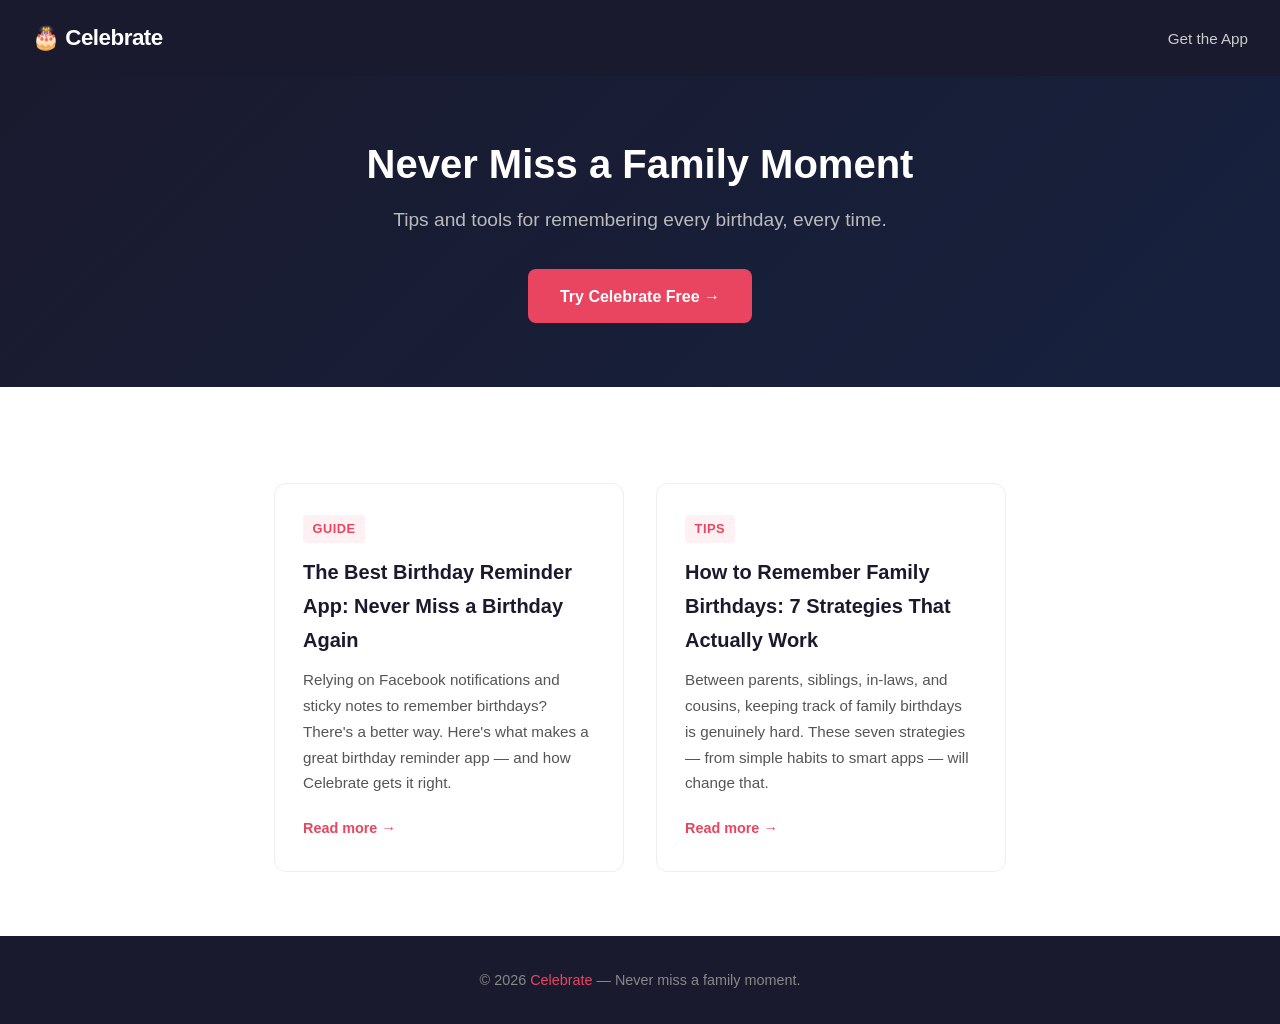
<file: index.html>
<!DOCTYPE html>
<html lang="en">
<head>
  <meta charset="UTF-8" />
  <meta name="viewport" content="width=device-width, initial-scale=1.0" />
  <title>Celebrate Blog — Birthday Reminders & Family Events</title>
  <meta name="description" content="Tips, tools, and strategies for never missing a family birthday again. From the team at Celebrate." />
  <link rel="stylesheet" href="styles.css" />
</head>
<body>

<header>
  <div class="logo"><span>🎂</span> Celebrate</div>
  <nav>
    <a href="https://celebrate.agilishai.com">Get the App</a>
  </nav>
</header>

<section class="hero">
  <h1>Never Miss a Family Moment</h1>
  <p>Tips and tools for remembering every birthday, every time.</p>
  <a href="https://celebrate.agilishai.com" class="btn">Try Celebrate Free →</a>
</section>

<main>
  <div class="container">
    <div class="post-grid">

      <div class="post-card">
        <span class="tag">Guide</span>
        <h2><a href="birthday-reminder-app.html">The Best Birthday Reminder App: Never Miss a Birthday Again</a></h2>
        <p>Relying on Facebook notifications and sticky notes to remember birthdays? There's a better way. Here's what makes a great birthday reminder app — and how Celebrate gets it right.</p>
        <a class="read-more" href="birthday-reminder-app.html">Read more →</a>
      </div>

      <div class="post-card">
        <span class="tag">Tips</span>
        <h2><a href="how-to-remember-family-birthdays.html">How to Remember Family Birthdays: 7 Strategies That Actually Work</a></h2>
        <p>Between parents, siblings, in-laws, and cousins, keeping track of family birthdays is genuinely hard. These seven strategies — from simple habits to smart apps — will change that.</p>
        <a class="read-more" href="how-to-remember-family-birthdays.html">Read more →</a>
      </div>

    </div>
  </div>
</main>

<footer>
  <p>&copy; 2026 <a href="https://celebrate.agilishai.com">Celebrate</a> — Never miss a family moment.</p>
</footer>

</body>
</html>
</file>
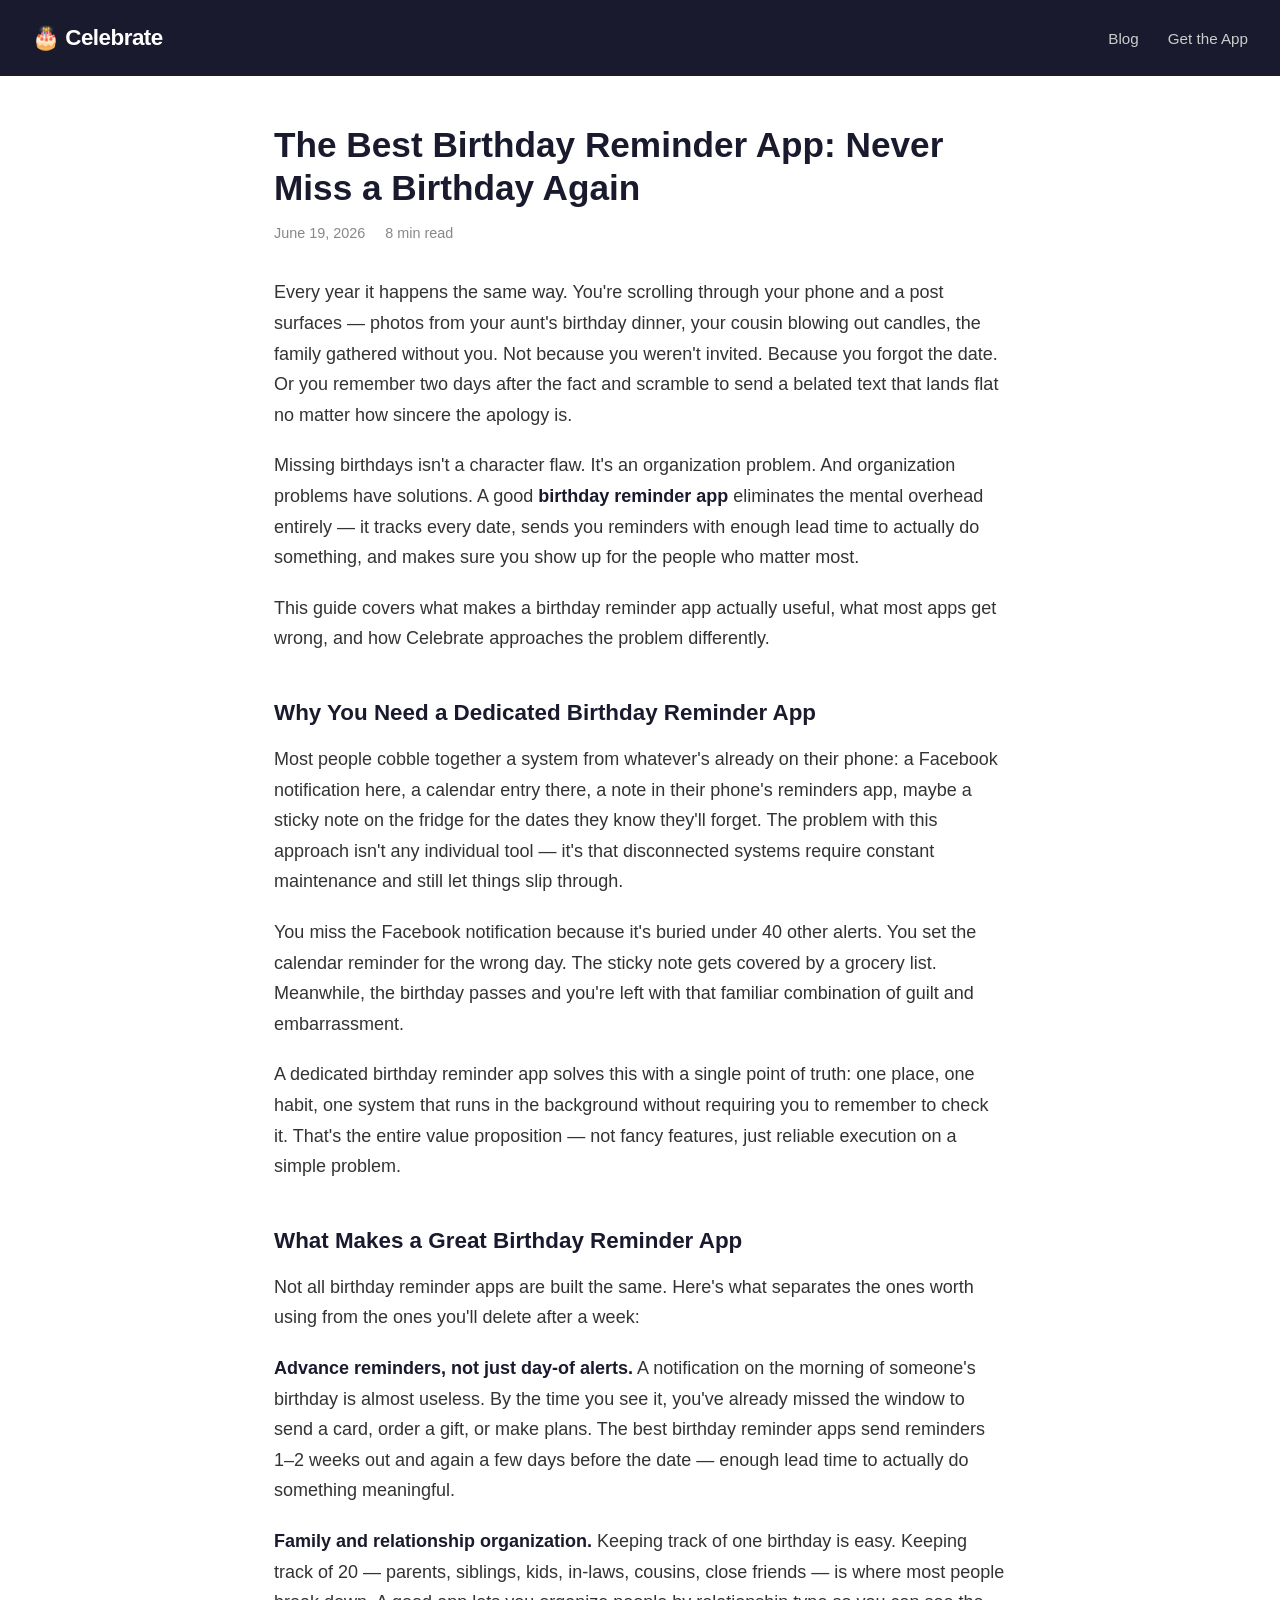
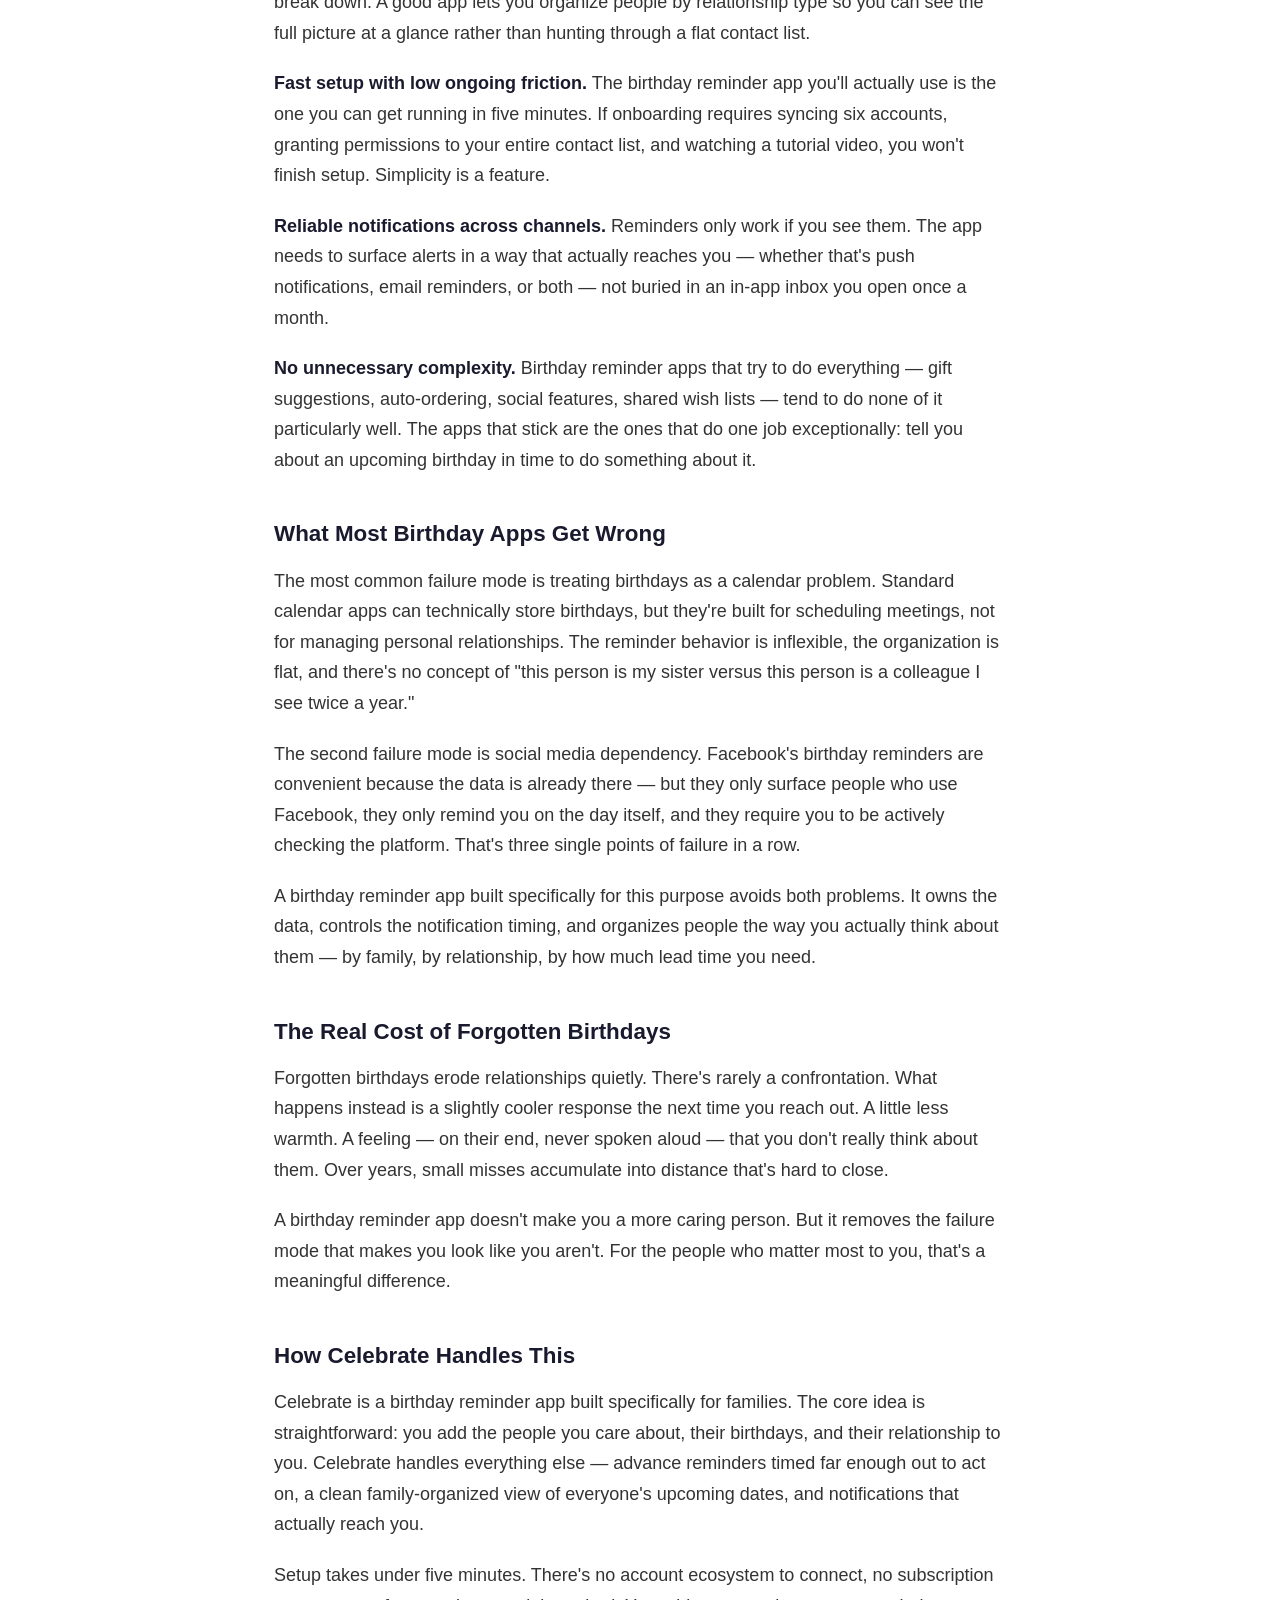
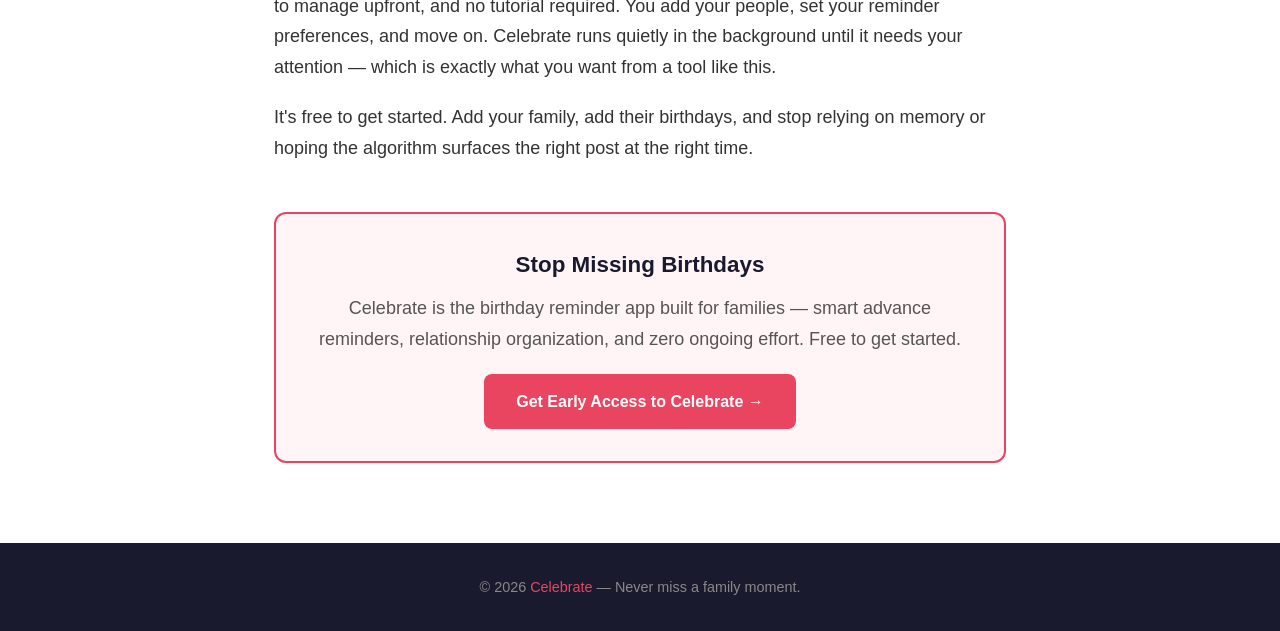
<file: birthday-reminder-app.html>
<!DOCTYPE html>
<html lang="en">
<head>
  <meta charset="UTF-8" />
  <meta name="viewport" content="width=device-width, initial-scale=1.0" />
  <title>The Best Birthday Reminder App: Never Miss a Birthday Again | Celebrate</title>
  <meta name="description" content="Looking for the best birthday reminder app? Discover how Celebrate helps you track every family birthday with smart advance reminders, relationship organization, and zero ongoing effort." />
  <link rel="canonical" href="https://agilish-organization.github.io/celebrate-blog/birthday-reminder-app.html" />
  <link rel="stylesheet" href="styles.css" />

  <!-- Open Graph -->
  <meta property="og:title" content="The Best Birthday Reminder App: Never Miss a Birthday Again" />
  <meta property="og:description" content="Stop forgetting birthdays. The right birthday reminder app handles the tracking, the reminders, and the timing — so you can focus on showing up for the people you love." />
  <meta property="og:type" content="article" />
  <meta property="og:url" content="https://agilish-organization.github.io/celebrate-blog/birthday-reminder-app.html" />

  <!-- Schema.org Article -->
  <script type="application/ld+json">
  {
    "@context": "https://schema.org",
    "@type": "Article",
    "headline": "The Best Birthday Reminder App: Never Miss a Birthday Again",
    "description": "A guide to choosing the right birthday reminder app for families — what features matter, what to avoid, and how Celebrate handles it.",
    "datePublished": "2026-06-19",
    "publisher": {
      "@type": "Organization",
      "name": "Celebrate",
      "url": "https://celebrate.agilishai.com"
    }
  }
  </script>
</head>
<body>

<header>
  <div class="logo"><span>🎂</span> Celebrate</div>
  <nav>
    <a href="index.html">Blog</a>
    <a href="https://celebrate.agilishai.com">Get the App</a>
  </nav>
</header>

<main>
  <div class="container">
    <article>

      <h1>The Best Birthday Reminder App: Never Miss a Birthday Again</h1>
      <p class="post-meta">
        <span>June 19, 2026</span>
        <span>8 min read</span>
      </p>

      <p>Every year it happens the same way. You're scrolling through your phone and a post surfaces — photos from your aunt's birthday dinner, your cousin blowing out candles, the family gathered without you. Not because you weren't invited. Because you forgot the date. Or you remember two days after the fact and scramble to send a belated text that lands flat no matter how sincere the apology is.</p>

      <p>Missing birthdays isn't a character flaw. It's an organization problem. And organization problems have solutions. A good <strong>birthday reminder app</strong> eliminates the mental overhead entirely — it tracks every date, sends you reminders with enough lead time to actually do something, and makes sure you show up for the people who matter most.</p>

      <p>This guide covers what makes a birthday reminder app actually useful, what most apps get wrong, and how Celebrate approaches the problem differently.</p>

      <h2>Why You Need a Dedicated Birthday Reminder App</h2>

      <p>Most people cobble together a system from whatever's already on their phone: a Facebook notification here, a calendar entry there, a note in their phone's reminders app, maybe a sticky note on the fridge for the dates they know they'll forget. The problem with this approach isn't any individual tool — it's that disconnected systems require constant maintenance and still let things slip through.</p>

      <p>You miss the Facebook notification because it's buried under 40 other alerts. You set the calendar reminder for the wrong day. The sticky note gets covered by a grocery list. Meanwhile, the birthday passes and you're left with that familiar combination of guilt and embarrassment.</p>

      <p>A dedicated birthday reminder app solves this with a single point of truth: one place, one habit, one system that runs in the background without requiring you to remember to check it. That's the entire value proposition — not fancy features, just reliable execution on a simple problem.</p>

      <h2>What Makes a Great Birthday Reminder App</h2>

      <p>Not all birthday reminder apps are built the same. Here's what separates the ones worth using from the ones you'll delete after a week:</p>

      <p><strong>Advance reminders, not just day-of alerts.</strong> A notification on the morning of someone's birthday is almost useless. By the time you see it, you've already missed the window to send a card, order a gift, or make plans. The best birthday reminder apps send reminders 1–2 weeks out and again a few days before the date — enough lead time to actually do something meaningful.</p>

      <p><strong>Family and relationship organization.</strong> Keeping track of one birthday is easy. Keeping track of 20 — parents, siblings, kids, in-laws, cousins, close friends — is where most people break down. A good app lets you organize people by relationship type so you can see the full picture at a glance rather than hunting through a flat contact list.</p>

      <p><strong>Fast setup with low ongoing friction.</strong> The birthday reminder app you'll actually use is the one you can get running in five minutes. If onboarding requires syncing six accounts, granting permissions to your entire contact list, and watching a tutorial video, you won't finish setup. Simplicity is a feature.</p>

      <p><strong>Reliable notifications across channels.</strong> Reminders only work if you see them. The app needs to surface alerts in a way that actually reaches you — whether that's push notifications, email reminders, or both — not buried in an in-app inbox you open once a month.</p>

      <p><strong>No unnecessary complexity.</strong> Birthday reminder apps that try to do everything — gift suggestions, auto-ordering, social features, shared wish lists — tend to do none of it particularly well. The apps that stick are the ones that do one job exceptionally: tell you about an upcoming birthday in time to do something about it.</p>

      <h2>What Most Birthday Apps Get Wrong</h2>

      <p>The most common failure mode is treating birthdays as a calendar problem. Standard calendar apps can technically store birthdays, but they're built for scheduling meetings, not for managing personal relationships. The reminder behavior is inflexible, the organization is flat, and there's no concept of "this person is my sister versus this person is a colleague I see twice a year."</p>

      <p>The second failure mode is social media dependency. Facebook's birthday reminders are convenient because the data is already there — but they only surface people who use Facebook, they only remind you on the day itself, and they require you to be actively checking the platform. That's three single points of failure in a row.</p>

      <p>A birthday reminder app built specifically for this purpose avoids both problems. It owns the data, controls the notification timing, and organizes people the way you actually think about them — by family, by relationship, by how much lead time you need.</p>

      <h2>The Real Cost of Forgotten Birthdays</h2>

      <p>Forgotten birthdays erode relationships quietly. There's rarely a confrontation. What happens instead is a slightly cooler response the next time you reach out. A little less warmth. A feeling — on their end, never spoken aloud — that you don't really think about them. Over years, small misses accumulate into distance that's hard to close.</p>

      <p>A birthday reminder app doesn't make you a more caring person. But it removes the failure mode that makes you look like you aren't. For the people who matter most to you, that's a meaningful difference.</p>

      <h2>How Celebrate Handles This</h2>

      <p>Celebrate is a birthday reminder app built specifically for families. The core idea is straightforward: you add the people you care about, their birthdays, and their relationship to you. Celebrate handles everything else — advance reminders timed far enough out to act on, a clean family-organized view of everyone's upcoming dates, and notifications that actually reach you.</p>

      <p>Setup takes under five minutes. There's no account ecosystem to connect, no subscription to manage upfront, and no tutorial required. You add your people, set your reminder preferences, and move on. Celebrate runs quietly in the background until it needs your attention — which is exactly what you want from a tool like this.</p>

      <p>It's free to get started. Add your family, add their birthdays, and stop relying on memory or hoping the algorithm surfaces the right post at the right time.</p>

      <div class="cta-box">
        <h3>Stop Missing Birthdays</h3>
        <p>Celebrate is the birthday reminder app built for families — smart advance reminders, relationship organization, and zero ongoing effort. Free to get started.</p>
        <a href="https://celebrate.agilishai.com" class="btn">Get Early Access to Celebrate →</a>
      </div>

    </article>
  </div>
</main>

<footer>
  <p>&copy; 2026 <a href="https://celebrate.agilishai.com">Celebrate</a> — Never miss a family moment.</p>
</footer>

</body>
</html>
</file>
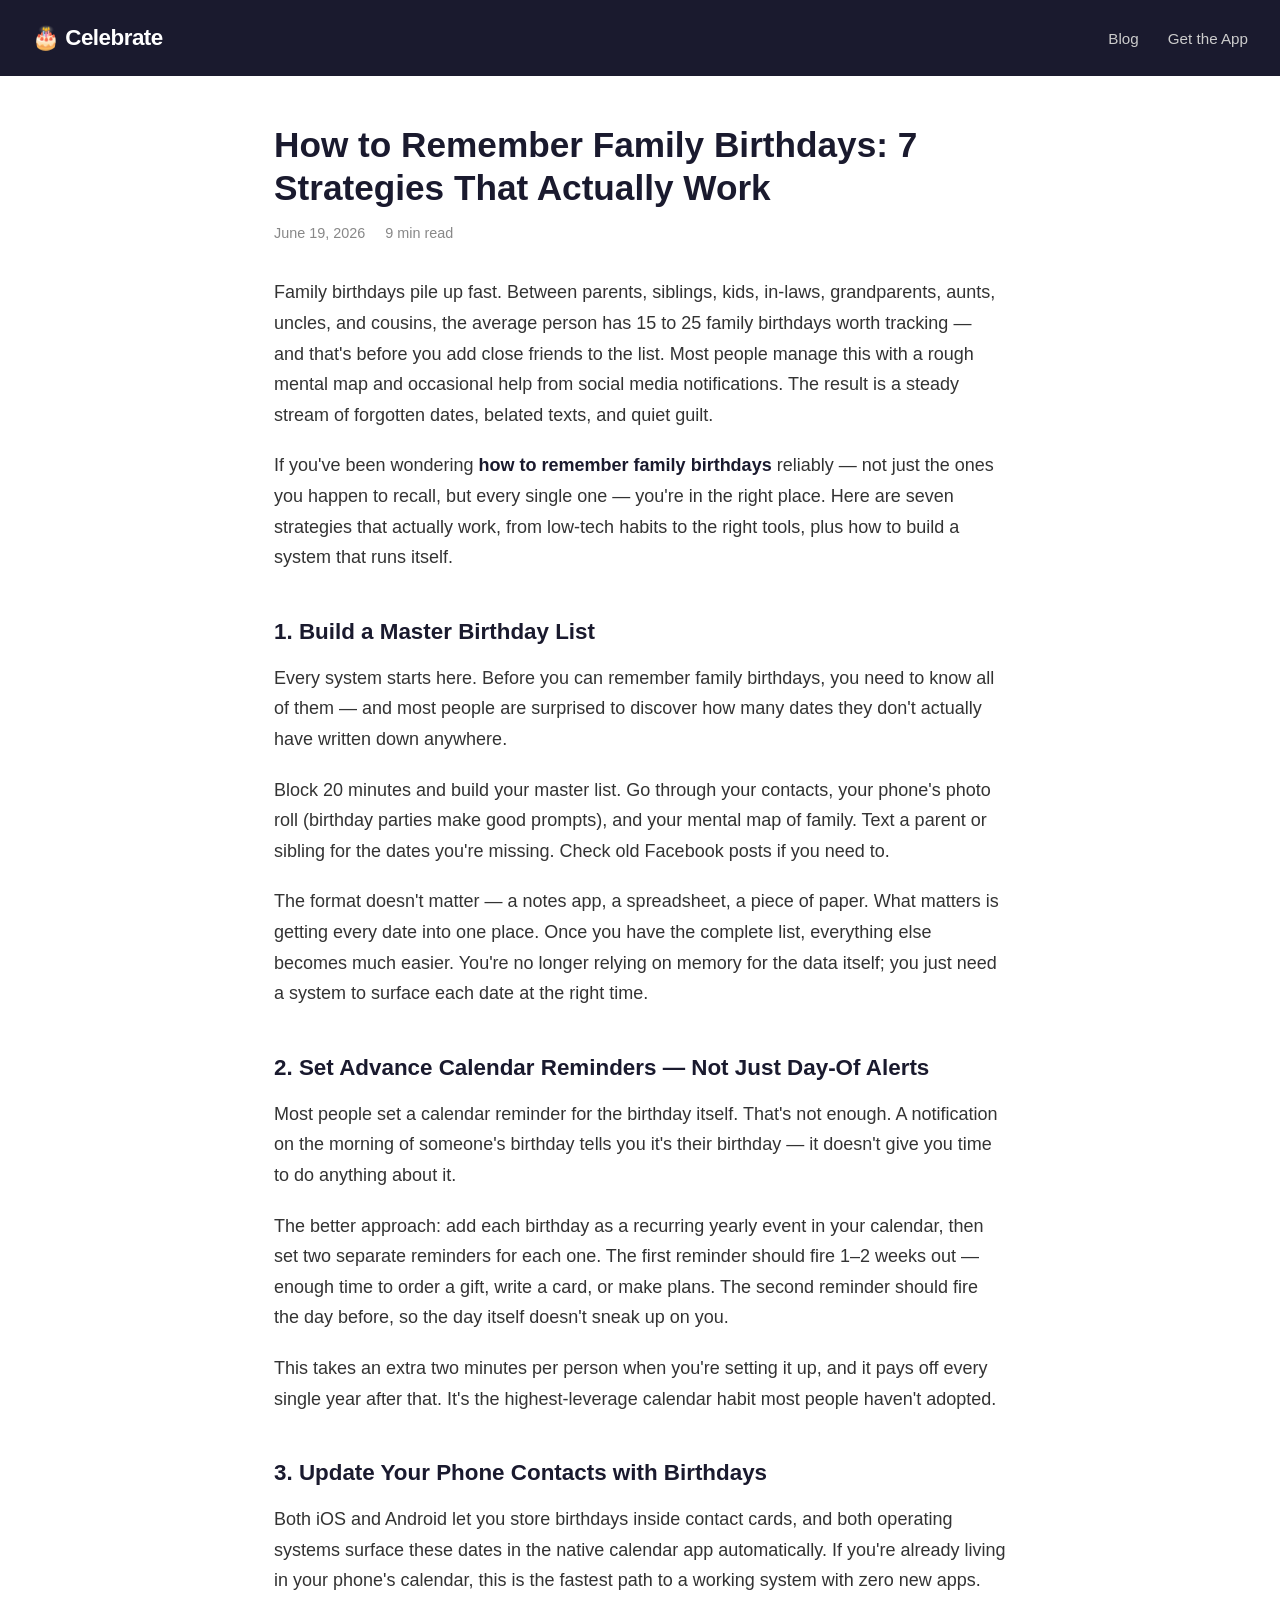
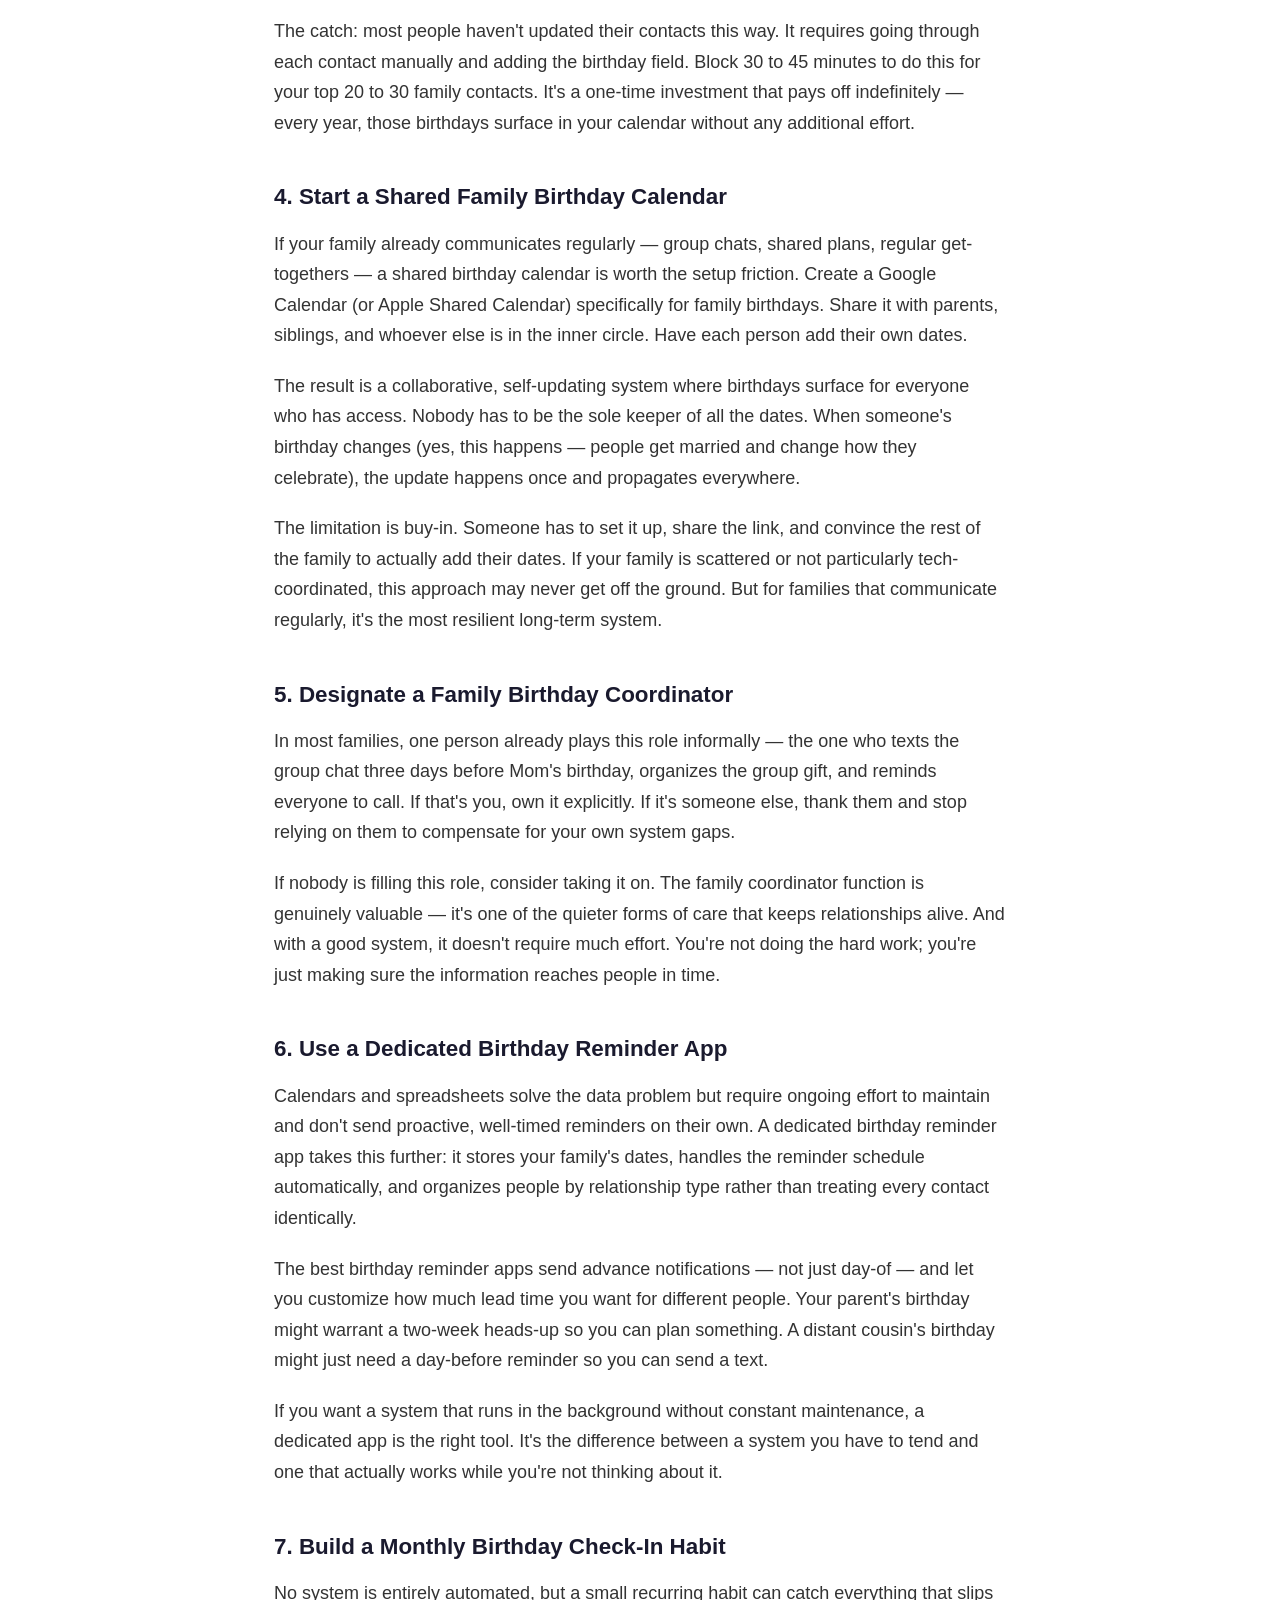
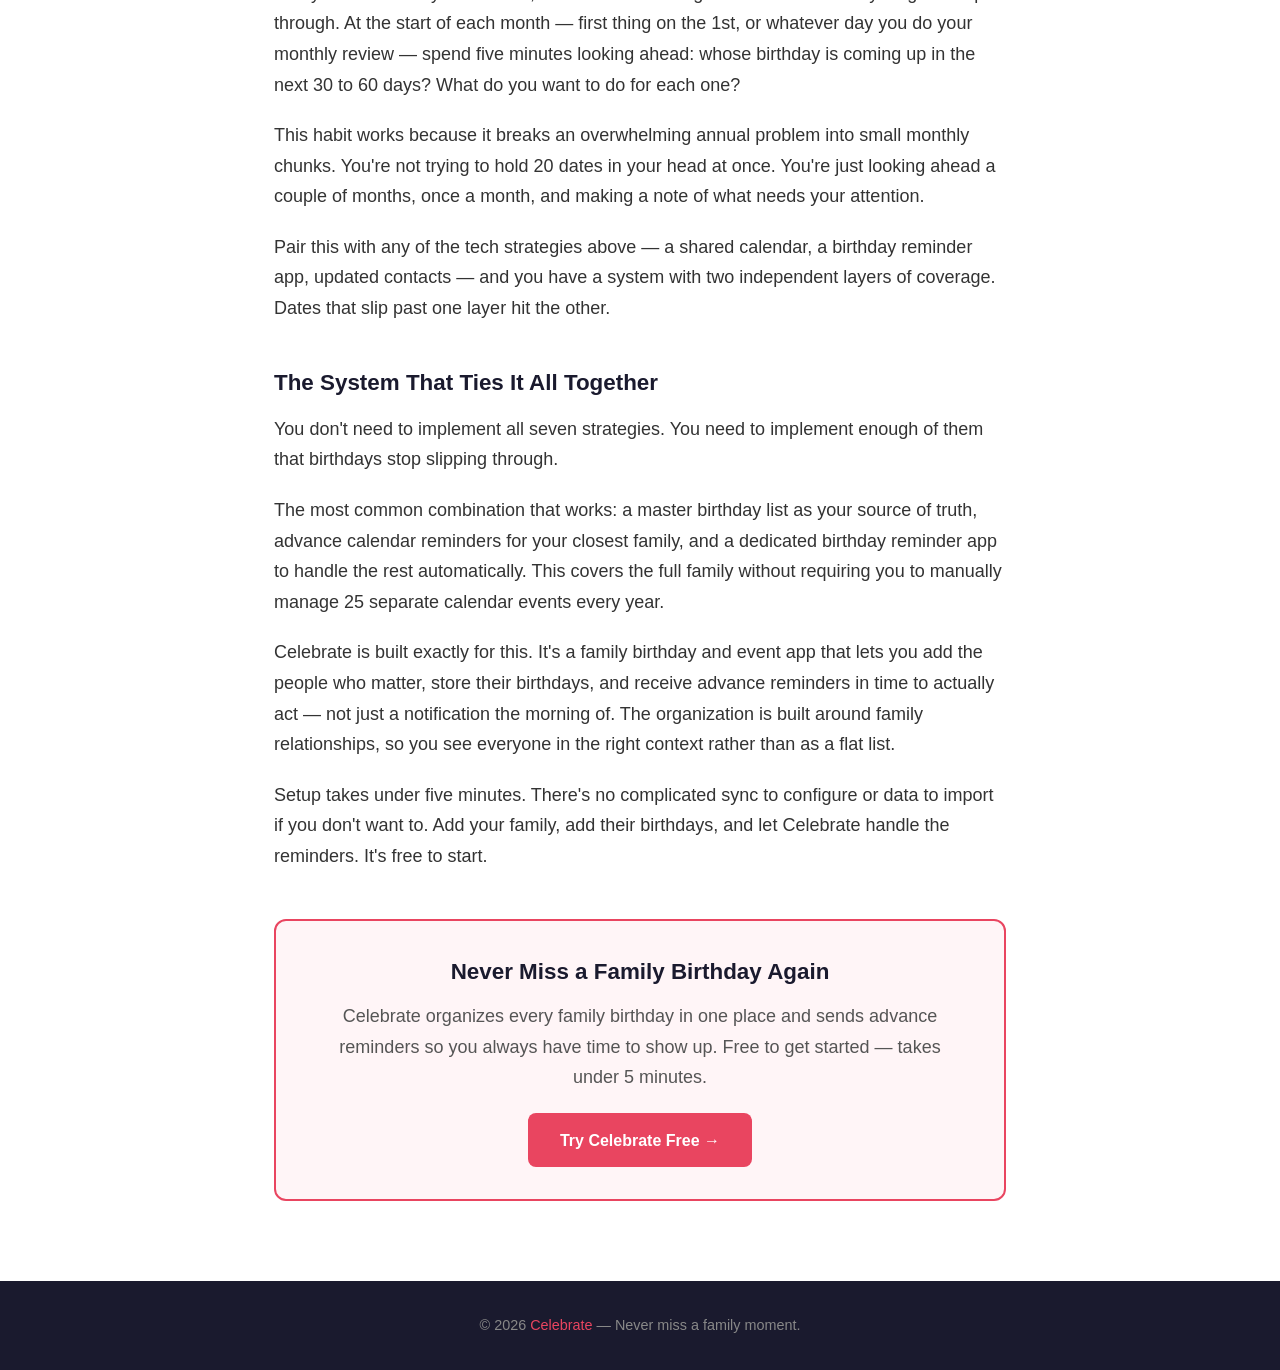
<file: how-to-remember-family-birthdays.html>
<!DOCTYPE html>
<html lang="en">
<head>
  <meta charset="UTF-8" />
  <meta name="viewport" content="width=device-width, initial-scale=1.0" />
  <title>How to Remember Family Birthdays: 7 Strategies That Actually Work | Celebrate</title>
  <meta name="description" content="Struggling with how to remember family birthdays? These 7 proven strategies — from simple habits to the right app — make sure you never miss an important date again." />
  <link rel="canonical" href="https://agilish-organization.github.io/celebrate-blog/how-to-remember-family-birthdays.html" />
  <link rel="stylesheet" href="styles.css" />

  <!-- Open Graph -->
  <meta property="og:title" content="How to Remember Family Birthdays: 7 Strategies That Actually Work" />
  <meta property="og:description" content="Between parents, siblings, in-laws, and cousins, family birthdays add up fast. Here are 7 strategies that actually work — plus the app that ties them all together." />
  <meta property="og:type" content="article" />
  <meta property="og:url" content="https://agilish-organization.github.io/celebrate-blog/how-to-remember-family-birthdays.html" />

  <!-- Schema.org Article -->
  <script type="application/ld+json">
  {
    "@context": "https://schema.org",
    "@type": "Article",
    "headline": "How to Remember Family Birthdays: 7 Strategies That Actually Work",
    "description": "Seven practical strategies for remembering every family birthday — from building a master list to using a dedicated birthday reminder app.",
    "datePublished": "2026-06-19",
    "publisher": {
      "@type": "Organization",
      "name": "Celebrate",
      "url": "https://celebrate.agilishai.com"
    }
  }
  </script>
</head>
<body>

<header>
  <div class="logo"><span>🎂</span> Celebrate</div>
  <nav>
    <a href="index.html">Blog</a>
    <a href="https://celebrate.agilishai.com">Get the App</a>
  </nav>
</header>

<main>
  <div class="container">
    <article>

      <h1>How to Remember Family Birthdays: 7 Strategies That Actually Work</h1>
      <p class="post-meta">
        <span>June 19, 2026</span>
        <span>9 min read</span>
      </p>

      <p>Family birthdays pile up fast. Between parents, siblings, kids, in-laws, grandparents, aunts, uncles, and cousins, the average person has 15 to 25 family birthdays worth tracking — and that's before you add close friends to the list. Most people manage this with a rough mental map and occasional help from social media notifications. The result is a steady stream of forgotten dates, belated texts, and quiet guilt.</p>

      <p>If you've been wondering <strong>how to remember family birthdays</strong> reliably — not just the ones you happen to recall, but every single one — you're in the right place. Here are seven strategies that actually work, from low-tech habits to the right tools, plus how to build a system that runs itself.</p>

      <h2>1. Build a Master Birthday List</h2>

      <p>Every system starts here. Before you can remember family birthdays, you need to know all of them — and most people are surprised to discover how many dates they don't actually have written down anywhere.</p>

      <p>Block 20 minutes and build your master list. Go through your contacts, your phone's photo roll (birthday parties make good prompts), and your mental map of family. Text a parent or sibling for the dates you're missing. Check old Facebook posts if you need to.</p>

      <p>The format doesn't matter — a notes app, a spreadsheet, a piece of paper. What matters is getting every date into one place. Once you have the complete list, everything else becomes much easier. You're no longer relying on memory for the data itself; you just need a system to surface each date at the right time.</p>

      <h2>2. Set Advance Calendar Reminders — Not Just Day-Of Alerts</h2>

      <p>Most people set a calendar reminder for the birthday itself. That's not enough. A notification on the morning of someone's birthday tells you it's their birthday — it doesn't give you time to do anything about it.</p>

      <p>The better approach: add each birthday as a recurring yearly event in your calendar, then set two separate reminders for each one. The first reminder should fire 1–2 weeks out — enough time to order a gift, write a card, or make plans. The second reminder should fire the day before, so the day itself doesn't sneak up on you.</p>

      <p>This takes an extra two minutes per person when you're setting it up, and it pays off every single year after that. It's the highest-leverage calendar habit most people haven't adopted.</p>

      <h2>3. Update Your Phone Contacts with Birthdays</h2>

      <p>Both iOS and Android let you store birthdays inside contact cards, and both operating systems surface these dates in the native calendar app automatically. If you're already living in your phone's calendar, this is the fastest path to a working system with zero new apps.</p>

      <p>The catch: most people haven't updated their contacts this way. It requires going through each contact manually and adding the birthday field. Block 30 to 45 minutes to do this for your top 20 to 30 family contacts. It's a one-time investment that pays off indefinitely — every year, those birthdays surface in your calendar without any additional effort.</p>

      <h2>4. Start a Shared Family Birthday Calendar</h2>

      <p>If your family already communicates regularly — group chats, shared plans, regular get-togethers — a shared birthday calendar is worth the setup friction. Create a Google Calendar (or Apple Shared Calendar) specifically for family birthdays. Share it with parents, siblings, and whoever else is in the inner circle. Have each person add their own dates.</p>

      <p>The result is a collaborative, self-updating system where birthdays surface for everyone who has access. Nobody has to be the sole keeper of all the dates. When someone's birthday changes (yes, this happens — people get married and change how they celebrate), the update happens once and propagates everywhere.</p>

      <p>The limitation is buy-in. Someone has to set it up, share the link, and convince the rest of the family to actually add their dates. If your family is scattered or not particularly tech-coordinated, this approach may never get off the ground. But for families that communicate regularly, it's the most resilient long-term system.</p>

      <h2>5. Designate a Family Birthday Coordinator</h2>

      <p>In most families, one person already plays this role informally — the one who texts the group chat three days before Mom's birthday, organizes the group gift, and reminds everyone to call. If that's you, own it explicitly. If it's someone else, thank them and stop relying on them to compensate for your own system gaps.</p>

      <p>If nobody is filling this role, consider taking it on. The family coordinator function is genuinely valuable — it's one of the quieter forms of care that keeps relationships alive. And with a good system, it doesn't require much effort. You're not doing the hard work; you're just making sure the information reaches people in time.</p>

      <h2>6. Use a Dedicated Birthday Reminder App</h2>

      <p>Calendars and spreadsheets solve the data problem but require ongoing effort to maintain and don't send proactive, well-timed reminders on their own. A dedicated birthday reminder app takes this further: it stores your family's dates, handles the reminder schedule automatically, and organizes people by relationship type rather than treating every contact identically.</p>

      <p>The best birthday reminder apps send advance notifications — not just day-of — and let you customize how much lead time you want for different people. Your parent's birthday might warrant a two-week heads-up so you can plan something. A distant cousin's birthday might just need a day-before reminder so you can send a text.</p>

      <p>If you want a system that runs in the background without constant maintenance, a dedicated app is the right tool. It's the difference between a system you have to tend and one that actually works while you're not thinking about it.</p>

      <h2>7. Build a Monthly Birthday Check-In Habit</h2>

      <p>No system is entirely automated, but a small recurring habit can catch everything that slips through. At the start of each month — first thing on the 1st, or whatever day you do your monthly review — spend five minutes looking ahead: whose birthday is coming up in the next 30 to 60 days? What do you want to do for each one?</p>

      <p>This habit works because it breaks an overwhelming annual problem into small monthly chunks. You're not trying to hold 20 dates in your head at once. You're just looking ahead a couple of months, once a month, and making a note of what needs your attention.</p>

      <p>Pair this with any of the tech strategies above — a shared calendar, a birthday reminder app, updated contacts — and you have a system with two independent layers of coverage. Dates that slip past one layer hit the other.</p>

      <h2>The System That Ties It All Together</h2>

      <p>You don't need to implement all seven strategies. You need to implement enough of them that birthdays stop slipping through.</p>

      <p>The most common combination that works: a master birthday list as your source of truth, advance calendar reminders for your closest family, and a dedicated birthday reminder app to handle the rest automatically. This covers the full family without requiring you to manually manage 25 separate calendar events every year.</p>

      <p>Celebrate is built exactly for this. It's a family birthday and event app that lets you add the people who matter, store their birthdays, and receive advance reminders in time to actually act — not just a notification the morning of. The organization is built around family relationships, so you see everyone in the right context rather than as a flat list.</p>

      <p>Setup takes under five minutes. There's no complicated sync to configure or data to import if you don't want to. Add your family, add their birthdays, and let Celebrate handle the reminders. It's free to start.</p>

      <div class="cta-box">
        <h3>Never Miss a Family Birthday Again</h3>
        <p>Celebrate organizes every family birthday in one place and sends advance reminders so you always have time to show up. Free to get started — takes under 5 minutes.</p>
        <a href="https://celebrate.agilishai.com" class="btn">Try Celebrate Free →</a>
      </div>

    </article>
  </div>
</main>

<footer>
  <p>&copy; 2026 <a href="https://celebrate.agilishai.com">Celebrate</a> — Never miss a family moment.</p>
</footer>

</body>
</html>
</file>
<file: styles.css>
*, *::before, *::after { box-sizing: border-box; margin: 0; padding: 0; }

body {
  font-family: -apple-system, BlinkMacSystemFont, "Segoe UI", Roboto, sans-serif;
  font-size: 18px;
  line-height: 1.7;
  color: #1a1a2e;
  background: #fff;
}

a { color: #e94560; text-decoration: none; }
a:hover { text-decoration: underline; }

header {
  background: #1a1a2e;
  padding: 1.2rem 2rem;
  display: flex;
  align-items: center;
  gap: 1rem;
}
header .logo {
  color: #fff;
  font-size: 1.4rem;
  font-weight: 700;
  letter-spacing: -0.5px;
}
header .logo span { color: #e94560; }

nav { margin-left: auto; }
nav a { color: #ccc; font-size: 0.95rem; margin-left: 1.5rem; }
nav a:hover { color: #fff; text-decoration: none; }

.hero {
  background: linear-gradient(135deg, #1a1a2e 0%, #16213e 100%);
  color: #fff;
  padding: 4rem 2rem;
  text-align: center;
}
.hero h1 { font-size: 2.5rem; font-weight: 800; line-height: 1.2; margin-bottom: 1rem; max-width: 800px; margin-left: auto; margin-right: auto; }
.hero p { font-size: 1.2rem; color: #bbb; max-width: 600px; margin: 0 auto 2rem; }

.container { max-width: 780px; margin: 0 auto; padding: 0 1.5rem; }

main { padding: 3rem 0 4rem; }

article h1 {
  font-size: 2.2rem;
  font-weight: 800;
  line-height: 1.2;
  margin-bottom: 0.75rem;
  color: #1a1a2e;
}
.post-meta { font-size: 0.9rem; color: #888; margin-bottom: 2rem; }
.post-meta span { margin-right: 1rem; }

article h2 {
  font-size: 1.4rem;
  font-weight: 700;
  margin: 2.5rem 0 0.75rem;
  color: #1a1a2e;
}
article p { margin-bottom: 1.25rem; color: #333; }
article ul, article ol { margin: 0.5rem 0 1.25rem 1.5rem; }
article li { margin-bottom: 0.5rem; color: #333; }
article strong { color: #1a1a2e; }

.cta-box {
  background: #fff5f7;
  border: 2px solid #e94560;
  border-radius: 12px;
  padding: 2rem 2.5rem;
  margin: 3rem 0 1rem;
  text-align: center;
}
.cta-box h3 { font-size: 1.4rem; font-weight: 700; margin-bottom: 0.6rem; color: #1a1a2e; }
.cta-box p { color: #555; margin-bottom: 1.25rem; }
.btn {
  display: inline-block;
  background: #e94560;
  color: #fff;
  padding: 0.85rem 2rem;
  border-radius: 8px;
  font-weight: 700;
  font-size: 1rem;
  transition: background 0.2s;
}
.btn:hover { background: #c73650; text-decoration: none; }

.post-grid {
  display: grid;
  grid-template-columns: repeat(auto-fill, minmax(320px, 1fr));
  gap: 2rem;
  margin-top: 3rem;
}
.post-card {
  border: 1px solid #eee;
  border-radius: 12px;
  padding: 1.75rem;
  transition: box-shadow 0.2s;
}
.post-card:hover { box-shadow: 0 4px 20px rgba(0,0,0,0.08); }
.post-card .tag {
  display: inline-block;
  background: #fff0f3;
  color: #e94560;
  font-size: 0.8rem;
  font-weight: 600;
  padding: 0.2rem 0.6rem;
  border-radius: 4px;
  margin-bottom: 0.75rem;
  text-transform: uppercase;
  letter-spacing: 0.5px;
}
.post-card h2 { font-size: 1.25rem; margin-bottom: 0.6rem; }
.post-card h2 a { color: #1a1a2e; }
.post-card h2 a:hover { color: #e94560; text-decoration: none; }
.post-card p { font-size: 0.95rem; color: #555; margin-bottom: 1rem; }
.post-card .read-more { font-size: 0.9rem; font-weight: 600; color: #e94560; }

footer {
  background: #1a1a2e;
  color: #888;
  text-align: center;
  padding: 2rem;
  font-size: 0.9rem;
}
footer a { color: #e94560; }

@media (max-width: 600px) {
  .hero h1 { font-size: 1.8rem; }
  article h1 { font-size: 1.7rem; }
  .cta-box { padding: 1.5rem; }
}
</file>
